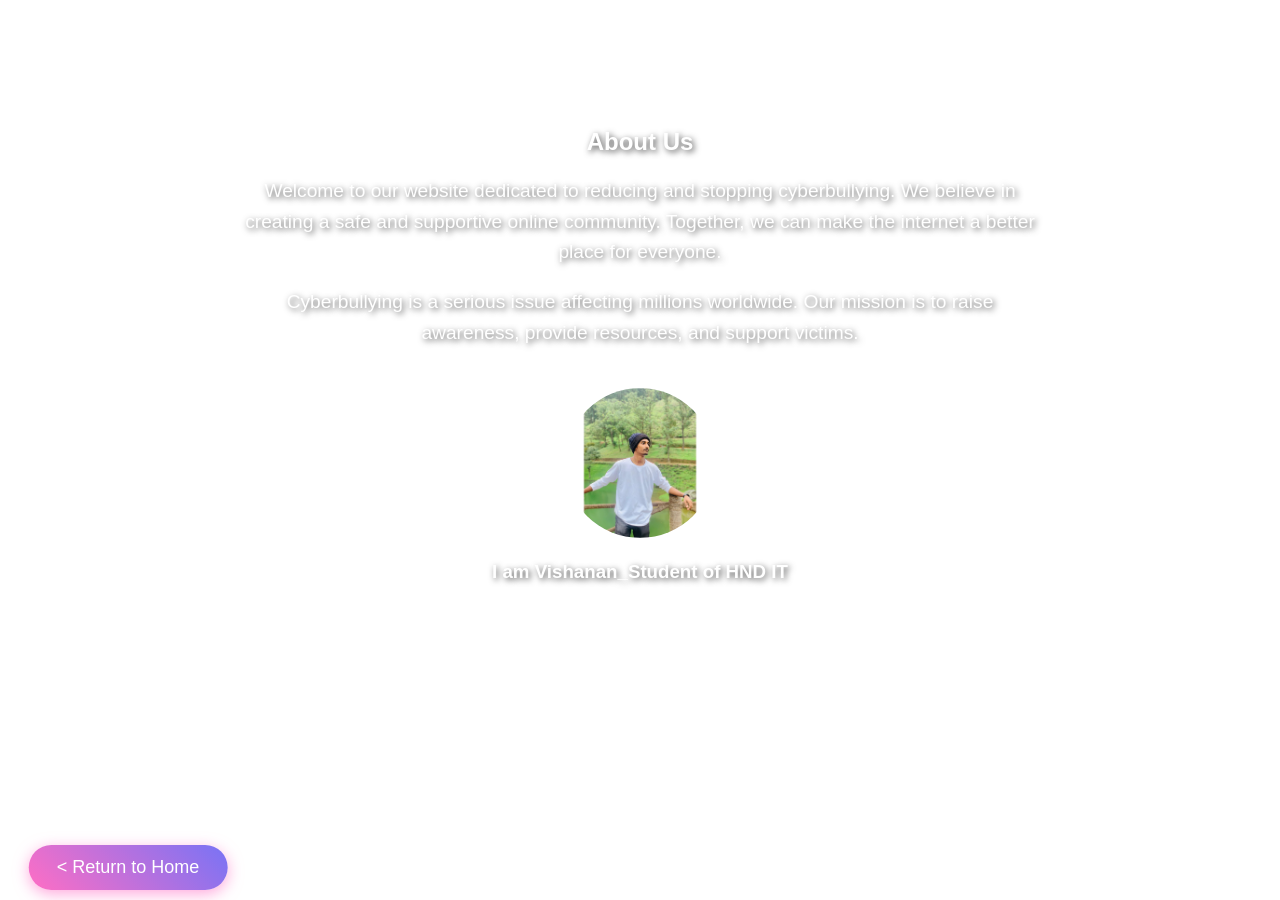
<file: AboutUs.html>
<!DOCTYPE html>
<html lang="en">
<head>
  <meta charset="UTF-8" />
  <meta name="viewport" content="width=device-width, initial-scale=1" />
  <title>About Us - Stop Cyberbullying</title>
  <style>
    /* Make the video fill the entire screen and stay behind the content */
    #bg-video {
      position: fixed;
      right: 0;
      bottom: 0;
      min-width: 100%;
      min-height: 100%;
      z-index: -1;
      object-fit: cover;
    }

    /* Content container */
    .content {
      position: relative;
      z-index: 1;
      color: white;
      text-align: center;
      padding: 100px 20px;
      font-family: Arial, sans-serif;
      text-shadow: 2px 2px 6px rgba(0,0,0,0.7);
      max-width: 800px;
      margin: auto;
    }

    /* Heading style */
    h1 {
      font-size: 3em;
      margin-bottom: 20px;
    }

    /* Paragraph style */
    p {
      font-size: 1.2em;
      line-height: 1.6em;
    }

    /* Optional: Responsive text size */
@media (max-width: 600px) {
      h1 {
        font-size: 2em;
      }
      p {
        font-size: 1em;
      }
    }
  </style>
</head>
<body>
     <button onclick="window.location.href='index.html';" 
  style="
    position: fixed;
    bottom: 10px;  /* Change this value to move button up/down */
    left: 10%;
    transform: translateX(-50%);
    background: linear-gradient(45deg, #ff6ec4, #7873f5);
    color: white;
    border: none;
    padding: 12px 28px;
    border-radius: 30px;
    font-size: 18px;
    cursor: pointer;
    box-shadow: 0 4px 15px rgba(255,110,196,0.6);
    transition: background 0.3s ease;
  "
  onmouseover="this.style.background='linear-gradient(45deg, #7873f5, #ff6ec4)'"
  onmouseout="this.style.background='linear-gradient(45deg, #ff6ec4, #7873f5)'"
>
  &lt; Return to Home
</button>


  <!-- Background Video -->
  <video autoplay muted loop id="bg-video">
    <source src="Video3.mp4" type="video/mp4" />
    Your browser does not support the video tag.
  </video>

  <!-- Content -->
  <div class="content">
    <h2><b>About Us</b></h2>
    <p>Welcome to our website dedicated to reducing and stopping cyberbullying. We believe in creating a safe and supportive online community. Together, we can make the internet a better place for everyone.</p>
    <p>Cyberbullying is a serious issue affecting millions worldwide. Our mission is to raise awareness, provide resources, and support victims.</p>
    <!-- You can add your picture here -->
    <img src="Vishanan.jpg" alt="Vishanan" style="width:150px; border-radius: 50%; margin-top: 20px;">
	<h3> <b> I am Vishanan_Student of HND IT</b><h3>
  </div>

</body>
</html>
</file>
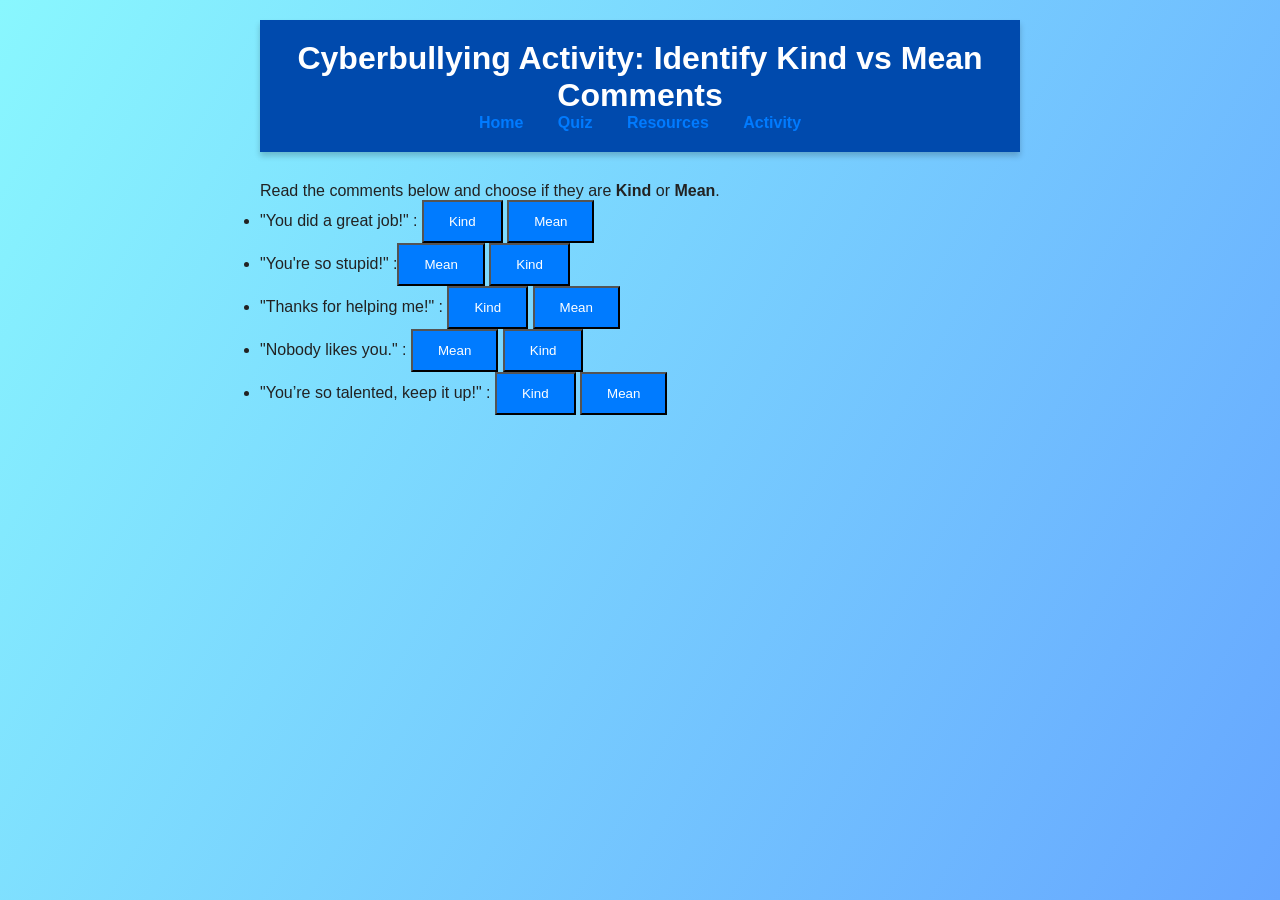
<file: activity.html>
<!DOCTYPE html>
<html lang="en">
<head>
<link rel="stylesheet" href="style.css" />
<script src="script.js"></script>


<meta charset="UTF-8" />
<meta name="viewport" content="width=device-width, initial-scale=1" />
<title>Stop Cyberbullying - Activity</title>
<style>
  body { font-family: Arial, sans-serif; max-width: 800px; margin: auto; padding: 20px; }
  nav a { margin: 0 15px; text-decoration: none; color: #007bff; }
  nav a:hover { text-decoration: underline; }
  header { text-align: center; margin-bottom: 30px; }
  #answer { margin-top: 15px; font-weight: bold; }
</style>
</head>
<body>

<header>
  <h1>Cyberbullying Activity: Identify Kind vs Mean Comments</h1>
  <nav>
    <a href="index.html">Home</a>
    <a href="quiz.html">Quiz</a>
    <a href="resources.html">Resources</a>
    <a href="activity.html">Activity</a>
  </nav>
</header>

<p>Read the comments below and choose if they are <strong>Kind</strong> or <strong>Mean</strong>.</p>

<ul>
  <li>"You did a great job!" : <button onclick="checkAnswer('kind', this)">Kind</button> <button onclick="checkAnswer('mean', this)">Mean</button></li>
  <li>"You're so stupid!"  :<button onclick="checkAnswer('mean', this)">Mean</button> <button onclick="checkAnswer('kind', this)">Kind</button></li>
  <li>"Thanks for helping me!" : <button onclick="checkAnswer('kind', this)">Kind</button> <button onclick="checkAnswer('mean', this)">Mean</button></li>
  <li>"Nobody likes you." : <button onclick="checkAnswer('mean', this)">Mean</button> <button onclick="checkAnswer('kind', this)">Kind</button></li>
  <li>"You’re so talented, keep it up!" :  <button onclick="checkAnswer('kind', this)">Kind</button> <button onclick="checkAnswer('mean', this)">Mean</button>
</li>
</ul>

<p id="answer"></p>

<script>
function checkAnswer(type, btn) {
  const correctAnswers = {
    0: 'kind',
    1: 'mean',
    2: 'kind',
    3: 'mean',
	4: 'kind'
  };
  const li = btn.parentElement;
  const index = Array.from(li.parentElement.children).indexOf(li);
  const answerDisplay = document.getElementById('answer');
  
  if (type === correctAnswers[index]) {
    answerDisplay.textContent = 'Correct! That is a ' + type + ' comment.';
  } else {
    answerDisplay.textContent = 'Oops! That is not correct. Try again.';
  }
}
</script>

</body>
</html>
</file>
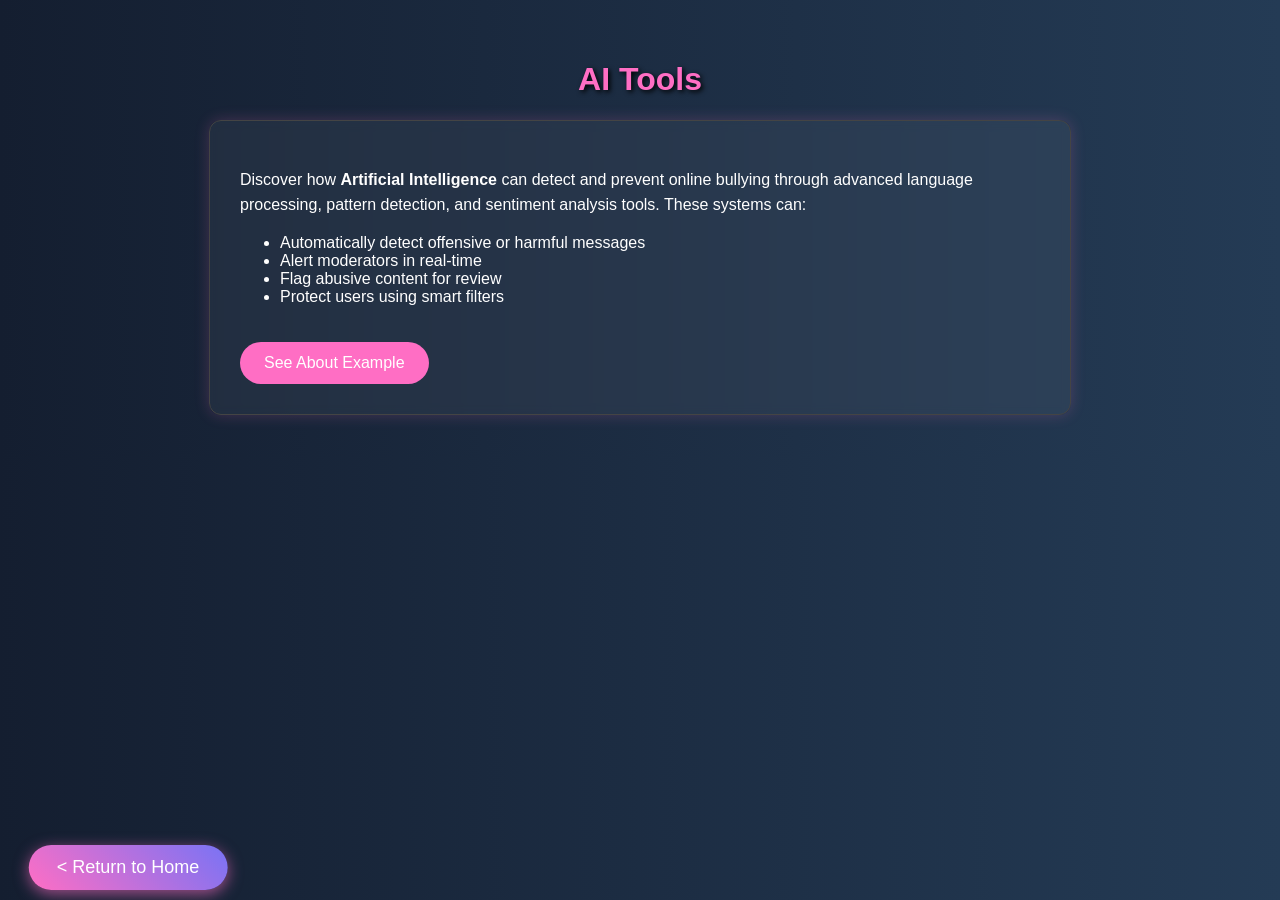
<file: Aitools.html>
<!DOCTYPE html>
<html lang="en">
<head>
  <meta charset="UTF-8" />
  <meta name="viewport" content="width=device-width, initial-scale=1.0" />
  <title>AI Tools - Stop Cyberbullying</title>
  <style>
    body {
      margin: 0;
      font-family: 'Segoe UI', sans-serif;
      background: linear-gradient(to right, #141e30, #243b55);
      color: #ffffff;
      display: flex;
      flex-direction: column;
      align-items: center;
      padding: 40px 20px;
    }

    h1 {
      color: #ff6ec4;
      text-shadow: 2px 2px 5px #000;
    }

    .container {
      max-width: 800px;
      background: rgba(255, 255, 255, 0.05);
      border: 1px solid #444;
      padding: 30px;
      border-radius: 12px;
      box-shadow: 0 0 15px rgba(255, 110, 196, 0.2);
      backdrop-filter: blur(5px);
    }

    .btn {
      background: #ff6ec4;
      border: none;
      padding: 12px 24px;
      border-radius: 25px;
      color: white;
      font-size: 16px;
      cursor: pointer;
      margin-top: 20px;
      transition: background 0.3s ease;
    }

    .btn:hover {
      background: #7873f5;
    }

    p {
	line-height: 1.6;
    }
  </style>
</head>
<body>
  <h1>AI Tools</h1>
  <div class="container">
    <p>Discover how <strong>Artificial Intelligence</strong> can detect and prevent online bullying through advanced language processing, pattern detection, and sentiment analysis tools. These systems can:</p>
    <ul>
      <li>Automatically detect offensive or harmful messages</li>
      <li>Alert moderators in real-time</li>
      <li>Flag abusive content for review</li>
      <li>Protect users using smart filters</li>
    </ul>
    <button class="btn" onclick="seeAbout()">See About Example</button>
  </div>

  <script>
    function seeAbout() {
      alert("Redirecting to About Page...");
      window.location.href = "http://localhost/fake-link-checker/index.html"; // replace with your actual page
    }
	 
  </script>
      <button onclick="window.location.href='index.html';" 
  style="
    position: fixed;
    bottom: 10px;  /* Change this value to move button up/down */
    left: 10%;
    transform: translateX(-50%);
    background: linear-gradient(45deg, #ff6ec4, #7873f5);
    color: white;
    border: none;
    padding: 12px 28px;
    border-radius: 30px;
    font-size: 18px;
    cursor: pointer;
    box-shadow: 0 4px 15px rgba(255,110,196,0.6);
    transition: background 0.3s ease;
  "
  onmouseover="this.style.background='linear-gradient(45deg, #7873f5, #ff6ec4)'"
  onmouseout="this.style.background='linear-gradient(45deg, #ff6ec4, #7873f5)'"
>
  &lt; Return to Home
</button>
</body>
</html>
</file>
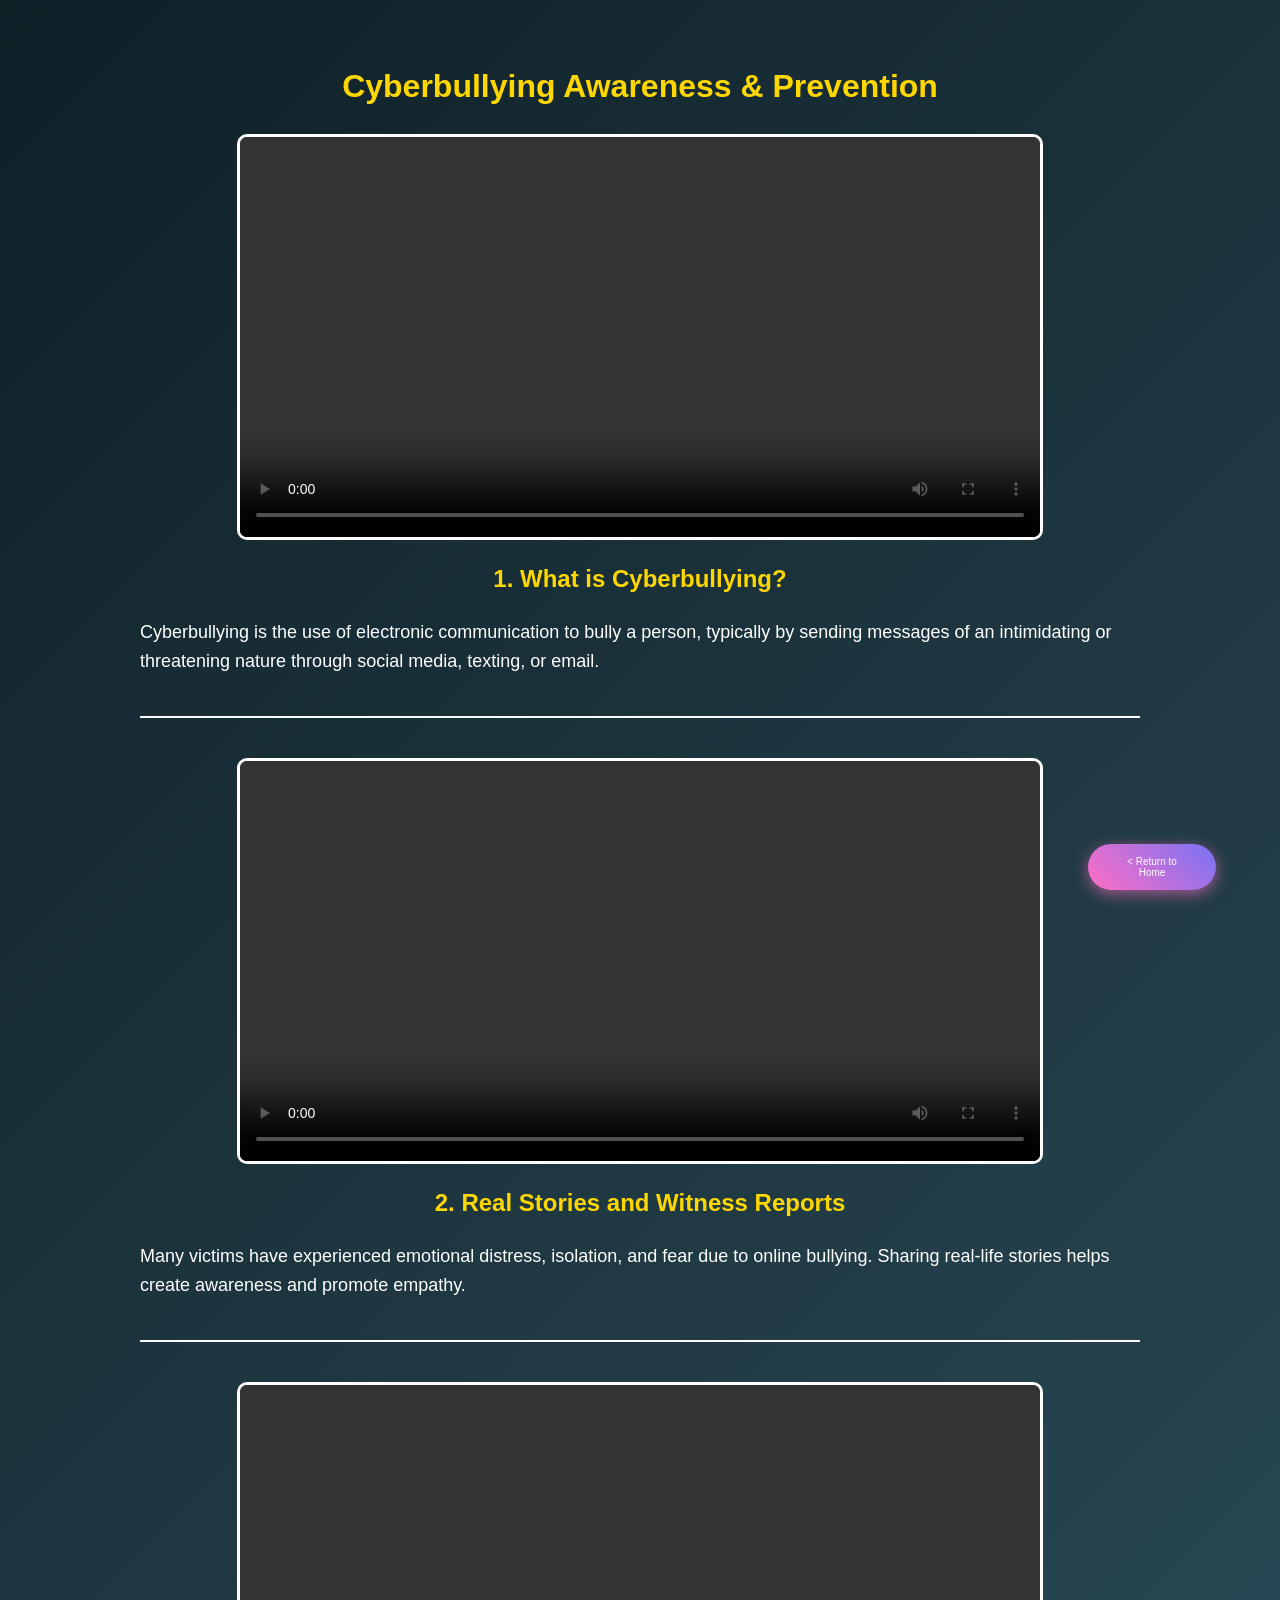
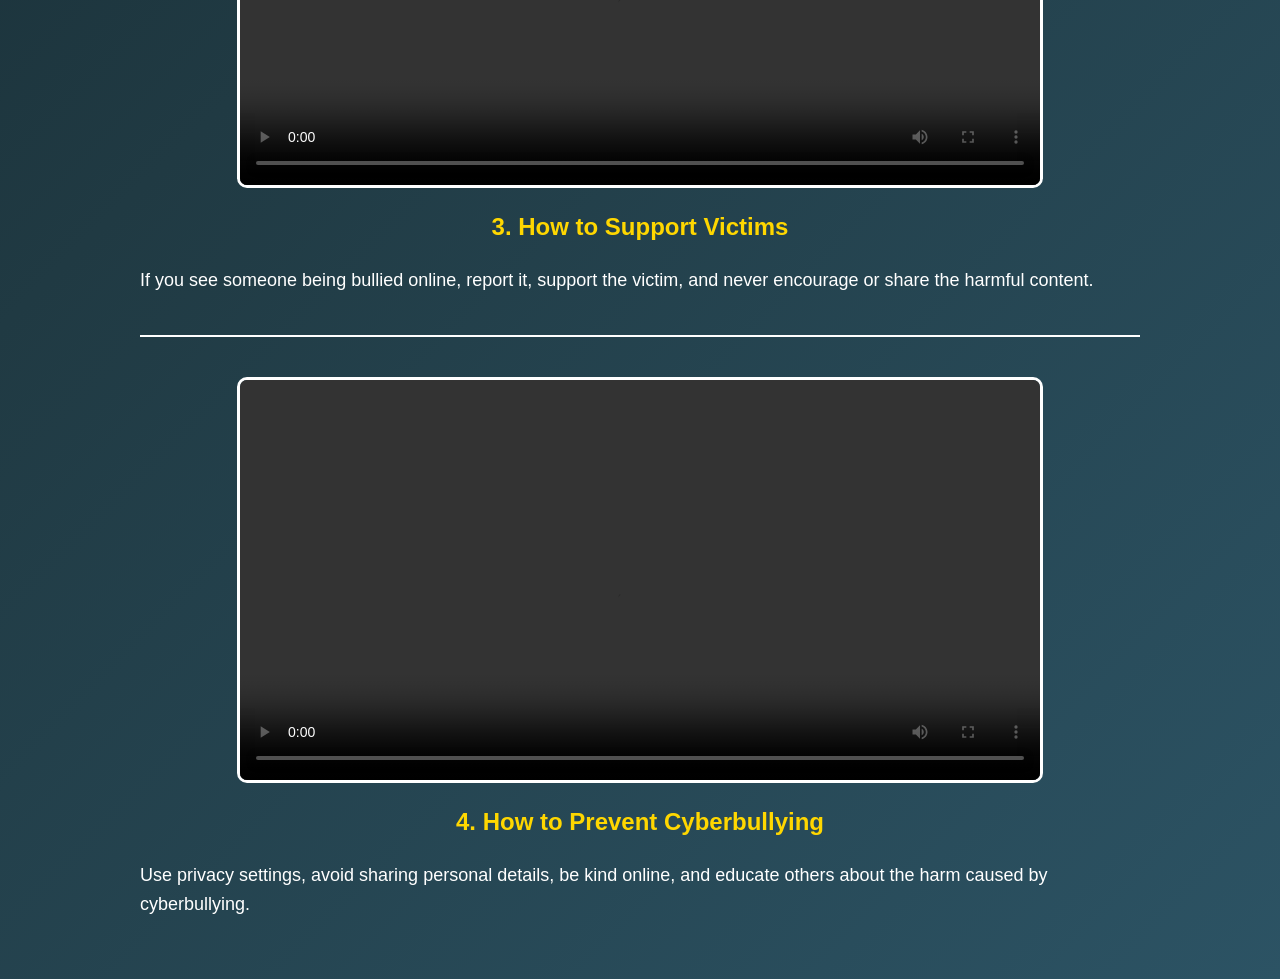
<file: awareness.html>
<!DOCTYPE html>
<html lang="en">
<head>
  <meta charset="UTF-8">
  <title>Cyberbullying Awareness</title>
  <style>
    body {
      margin: 0;
      padding: 0;
      font-family: 'Segoe UI', sans-serif;
      background: linear-gradient(135deg, #0f2027, #203a43, #2c5364);
      color: #fff;
      line-height: 1.6;
    }

    .container {
      padding: 40px;
      max-width: 1000px;
      margin: auto;
    }

    h1, h2 {
      text-align: center;
      color: #ffd700;
    }

    p {
      font-size: 18px;
      margin-bottom: 20px;
    }

    video {
      width: 100%;
      max-width: 800px;
      display: block;
      margin: 20px auto;
      border: 3px solid #fff;
      border-radius: 10px;
    }

    hr {
      border: 1px solid #fff;
      margin: 40px 0;
    }
  </style>
</head>
<body>
  <div class="container">
    <h1>Cyberbullying Awareness & Prevention</h1>

    <!-- Section 1 -->
    <video controls>
      <source src="CVideo1.mp4" type="video/mp4">
      Your browser does not support the video tag.
    </video>
	<h2>1. What is Cyberbullying?</h2>
    <p>Cyberbullying is the use of electronic communication to bully a person, typically by sending messages of an intimidating or threatening nature through social media, texting, or email.</p>

    <hr>

    <!-- Section 2 -->
    <video controls>
      <source src="CVideo2.mp4" type="video/mp4">
      Your browser does not support the video tag.
    </video>
    <h2>2. Real Stories and Witness Reports</h2>
    <p>Many victims have experienced emotional distress, isolation, and fear due to online bullying. Sharing real-life stories helps create awareness and promote empathy.</p>

    <hr>

    <!-- Section 3 -->
    <video controls>
      <source src="CVideo3.mp4" type="video/mp4">
      Your browser does not support the video tag.
    </video>
    <h2>3. How to Support Victims</h2>
    <p>If you see someone being bullied online, report it, support the victim, and never encourage or share the harmful content.</p>

    <hr>

    <!-- Section 4 -->
    <video controls>
      <source src="CVideo4.mp4" type="video/mp4">
      Your browser does not support the video tag.
    </video>
    <h2>4. How to Prevent Cyberbullying</h2>
	<p>Use privacy settings, avoid sharing personal details, be kind online, and educate others about the harm caused by cyberbullying.</p>
  </div>
           <button onclick="window.location.href='index.html';" 
  style="
    position: fixed;
    bottom: 10px;  /* Change this value to move button up/down */
    left: 90%;
    transform: translateX(-50%);
    background: linear-gradient(45deg, #ff6ec4, #7873f5);
    color: white;
    border: none;
    padding: 12px 28px;
    border-radius: 30px;
    font-size: 10px;
    cursor: pointer;
    box-shadow: 0 4px 15px rgba(255,110,196,0.6);
    transition: background 0.3s ease;
  "
  onmouseover="this.style.background='linear-gradient(45deg, #7873f5, #ff6ec4)'"
  onmouseout="this.style.background='linear-gradient(45deg, #ff6ec4, #7873f5)'"
>
  &lt; Return to Home
</button>
	  
	  
</body>
</html>
</file>
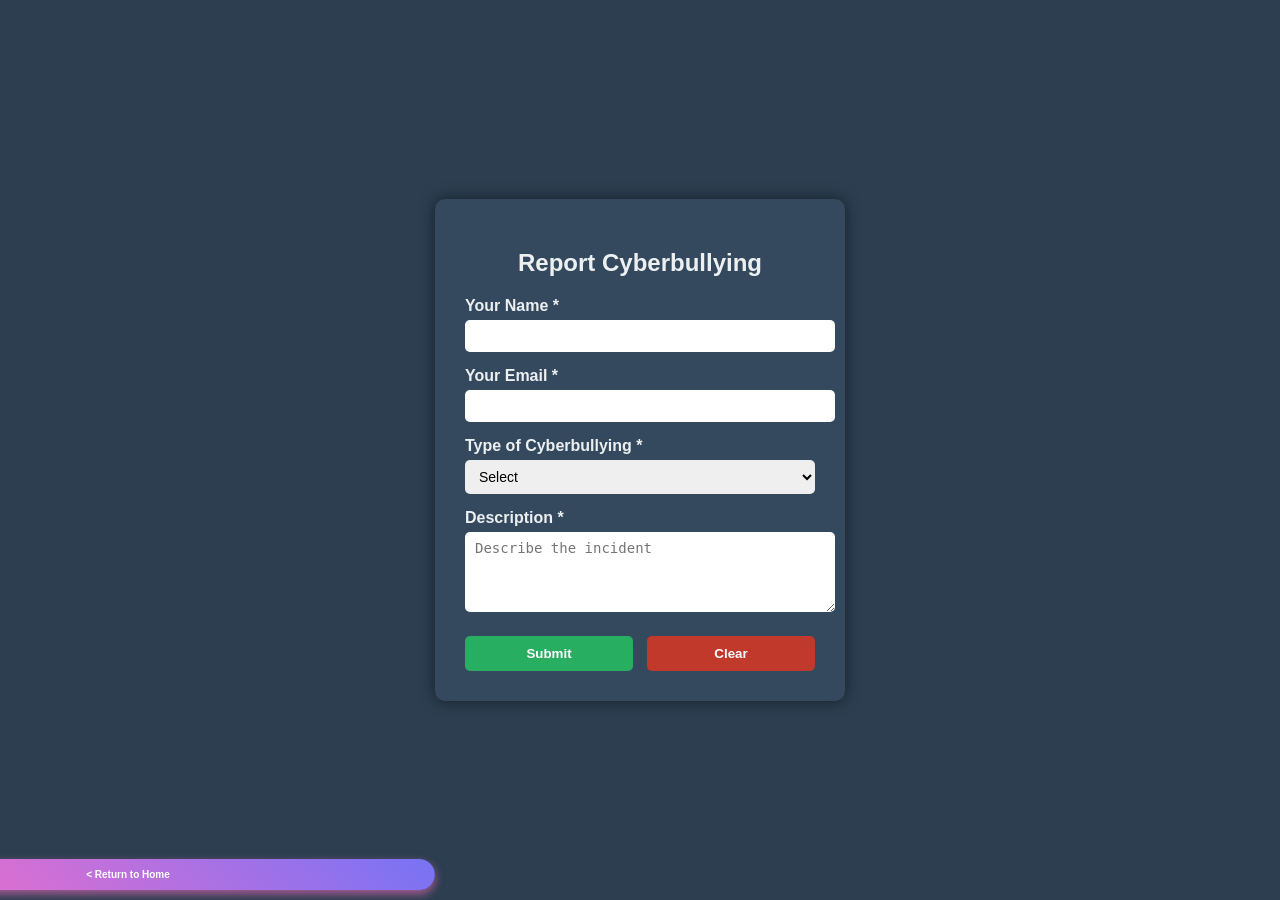
<file: Forms & Tools.html>
<!DOCTYPE html>
<html lang="en">

<style>
  
</style>


<head>
<style>
  .home-btn {
    position: fixed;
    bottom: 20px;
    left: 50%;
    transform: translateX(-50%);
    padding: 4px 8px;
    font-size: 12px;
    background-color: red;
    color: white;
    border: none;
    border-radius: 4px;
    cursor: pointer;
    width: 100px;
    height: 30px;
	
  }
</style>
<meta charset="UTF-8" />
<meta name="viewport" content="width=device-width, initial-scale=1" />
<title>Cyberbullying Awareness Form</title>
<style>
  body {
    font-family: Arial, sans-serif;
    background: #2c3e50;
    color: #ecf0f1;
    display: flex;
    justify-content: center;
    align-items: center;
    min-height: 100vh;
    margin: 0;
  }
  .form-container {
    background: #34495e;
    padding: 30px;
    border-radius: 10px;
    width: 350px;
    box-shadow: 0 0 15px rgba(0,0,0,0.5);
  }
  h2 {
    text-align: center;
    margin-bottom: 20px;
  }
  label {
    display: block;
    margin-top: 15px;
    font-weight: bold;
  }
  input, textarea, select {
    width: 100%;
    padding: 8px 10px;
    margin-top: 5px;
    border-radius: 5px;
    border: none;
    font-size: 14px;
  }
  textarea {
    resize: vertical;
	}
  button {
    margin-top: 20px;
    width: 48%;
    padding: 10px;
    border: none;
    border-radius: 5px;
    font-weight: bold;
    cursor: pointer;
  }
  .btn-save {
    background-color: #27ae60;
    color: white;
  }
  .btn-clear {
    background-color: #c0392b;
    color: white;
    float: right;
  }
</style>
</head>
<body>
   <button onclick="window.location.href='index.html';" 
  style="
    position: fixed;
    bottom: 10px;  /* Change this value to move button up/down */
    left: 10%;
    transform: translateX(-50%);
    background: linear-gradient(45deg, #ff6ec4, #7873f5);
    color: white;
    border: none;
    padding: 10px 10px;
    border-radius: 30px;
    font-size: 10px;
    cursor: pointer;
    box-shadow: 0 4px 10px rgba(255,110,196,0.6);
    transition: background 0.3s ease;
  "
  onmouseover="this.style.background='linear-gradient(45deg, #7873f5, #ff6ec4)'"
  onmouseout="this.style.background='linear-gradient(45deg, #ff6ec4, #7873f5)'">

  &lt; Return to Home
</button>
</body>
         

<div class="form-container">
  <h2>Report Cyberbullying</h2>
  <form id="cyberForm">
    <label for="name">Your Name *</label>
    <input type="text" id="name" name="name" required />

    <label for="email">Your Email *</label>
    <input type="email" id="email" name="email" required />

    <label for="type">Type of Cyberbullying *</label>
    <select id="type" name="type" required>
      <option value="">Select</option>
      <option value="Harassment">Harassment</option>
      <option value="Impersonation">Impersonation</option>
      <option value="Exclusion">Exclusion</option>
      <option value="Cyberstalking">Cyberstalking</option>
      <option value="Others">Others</option>
    </select>

    <label for="description">Description *</label>
    <textarea id="description" name="description" rows="4" placeholder="Describe the incident" required></textarea>

    <button type="submit" class="btn-save">Submit</button>
	<button type="button" class="btn-clear" onclick="clearForm()">Clear</button>
  </form>
  
    
  <script>
    function seeAbout() {
      alert("Redirecting to About Page...");
      window.location.href = "http://localhost/myproject/Forms&Tools"; // replace with your actual page
    }
	 
  </script>
</div>

<script>
   

function showAlert() {
  alert("Your form has been submitted successfully!");
}
<script src="https://cdn.jsdelivr.net/npm/emailjs-com@3/dist/email.min.js"></script>
<script>
  (function(){
    emailjs.init("YOUR_USER_ID"); // Replace YOUR_USER_ID with your EmailJS user ID
  })();

  const form = document.getElementById('cyberForm');

  form.addEventListener('submit', function(event) {
    event.preventDefault();

    emailjs.sendForm('YOUR_SERVICE_ID', 'YOUR_TEMPLATE_ID', this)
      .then(() => {
        alert('Report sent successfully!');
        form.reset();
      }, (error) => {
        alert('Failed to send report. Please try again later.');
        console.error(error);
      });
  });

  function clearForm() {
    if(confirm('Are you sure you want to clear the form?')) {
      form.reset();
      alert('Form cleared.');
    }
  }
</script>


</body>
</html>
</file>
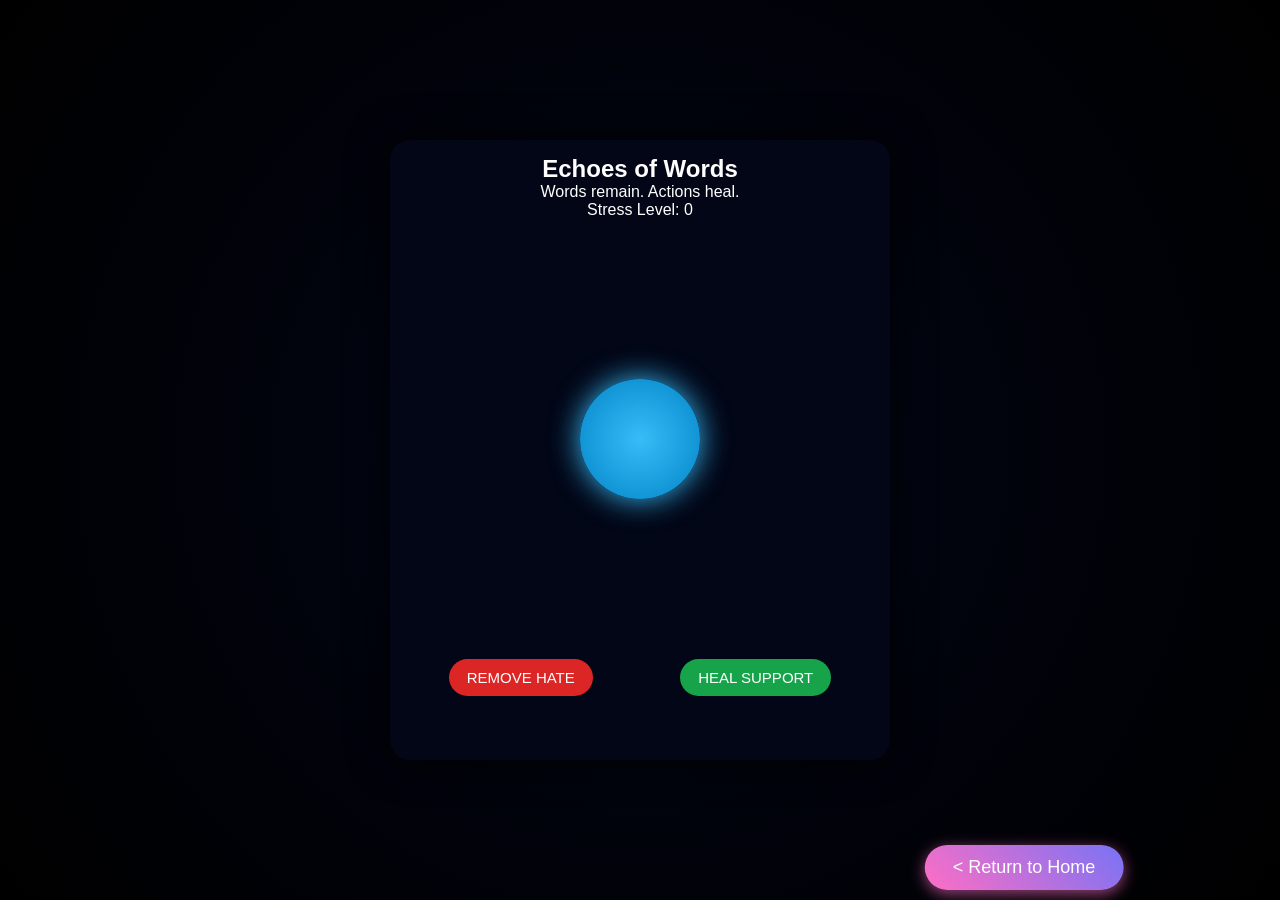
<file: G2index.html>
<!DOCTYPE html>
<html lang="en">
<head>
  <meta charset="UTF-8">
  <title>Echoes of Words</title>
  <link rel="stylesheet" href="G2style.css">
</head>
<body>

<div class="game">
  <div class="header">
    <h2>Echoes of Words</h2>
    <p>Words remain. Actions heal.</p>
    <p>Stress Level: <span id="stress">0</span></p>
  </div>

  <div class="mind-area">
    <div class="mind" id="mind"></div>
  </div>

  <div class="controls">
    <button class="remove" onclick="removeWord()">REMOVE HATE</button>
    <button class="heal" onclick="healMind()">HEAL SUPPORT</button>
  </div>

  <div class="gameover" id="gameOver">
    <h1>Mind Overloaded</h1>
    <p>Unchecked words caused harm.</p>
    <p>💙 Speak up. Support early.</p>
    <button onclick="restart()">Try Again</button>
  </div>
</div>

<script src="G2script.js"></script>
</body>
</html>
        <button onclick="window.location.href='index.html';" 
  style="
    position: fixed;
    bottom: 10px;  /* Change this value to move button up/down */
    left: 80%;
    transform: translateX(-50%);
    background: linear-gradient(45deg, #ff6ec4, #7873f5);
    color: white;
    border: none;
    padding: 12px 28px;
    border-radius: 30px;
    font-size: 18px;
    cursor: pointer;
    box-shadow: 0 4px 15px rgba(255,110,196,0.6);
    transition: background 0.3s ease;
  "
  onmouseover="this.style.background='linear-gradient(45deg, #7873f5, #ff6ec4)'"
  onmouseout="this.style.background='linear-gradient(45deg, #ff6ec4, #7873f5)'"
>
  &lt; Return to Home
</button>
</file>
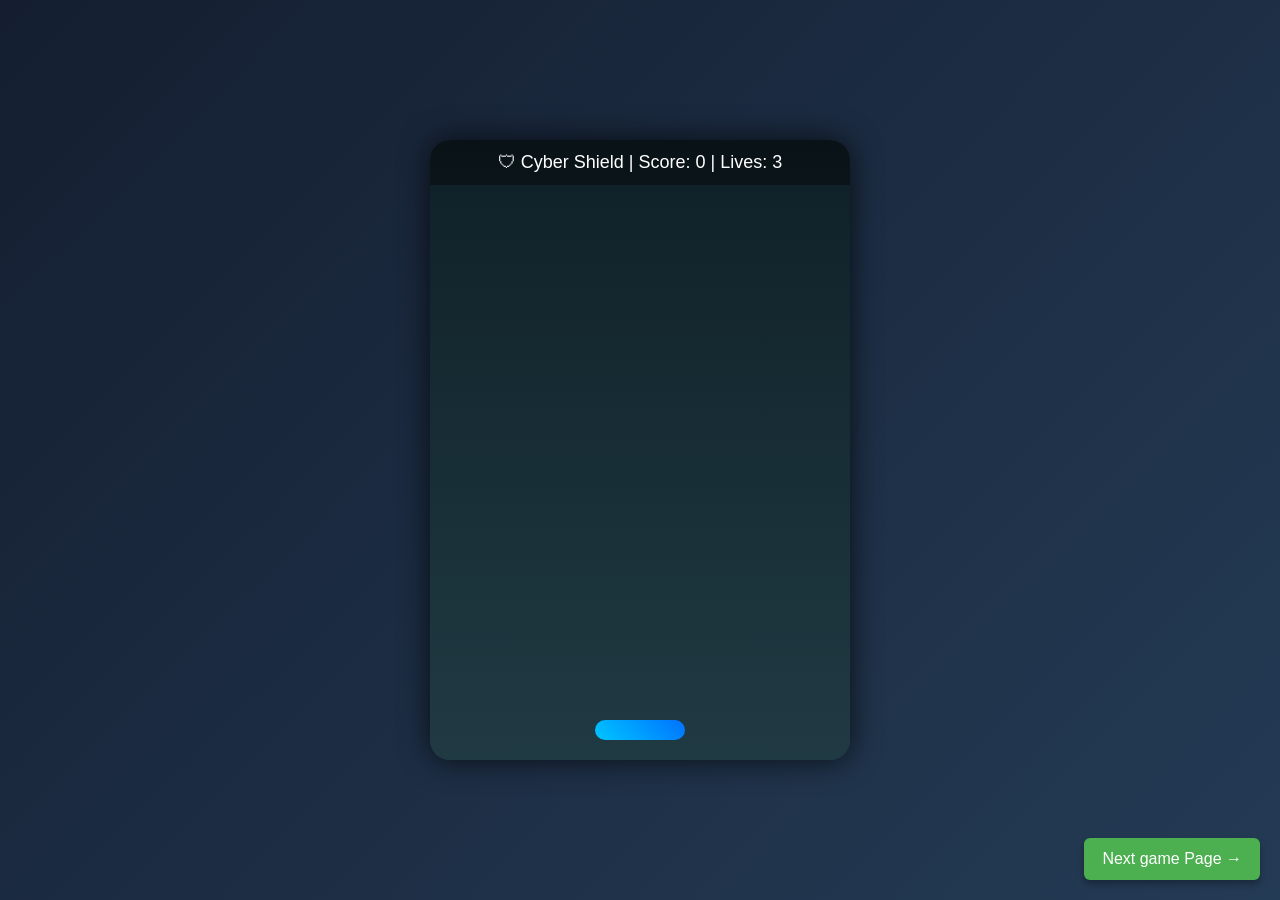
<file: Gindex.html>
<!DOCTYPE html>
<html lang="en">
<head>
  <meta charset="UTF-8">
  <title>Cyber Shield – Stop Cyberbullying</title>
  <link rel="stylesheet" href="Gstyle.css">
</head>
<body>

<div class="game" id="game">
  <div class="header">
    🛡 Cyber Shield | Score: <span id="score">0</span> | Lives: <span id="lives">3</span>
  </div>

  <div class="player" id="player"></div>

  <div class="gameover" id="gameOver">
    <h1>Game Over</h1>
    <p>Your Score: <span id="finalScore"></span></p>
    <p>💙 Be kind. Report cyberbullying.</p>
    <button onclick="restart()">Play Again</button>
  </div>
</div>

<script src="Gscript.js"></script>
</body>

</html>
 <body>
 <html>
       <button onclick="window.location.href='G2index.html'" 
  style="
    position: fixed;
    bottom: 20px;
    right: 20px;
    padding: 12px 18px;
    background-color: #4CAF50;
    color: white;
    border: none;
    border-radius: 6px;
    cursor: pointer;
    font-size: 16px;
    box-shadow: 0 4px 6px rgba(0,0,0,0.3);
  ">
  Next game Page →
</button>
</html>
</body>
</file>
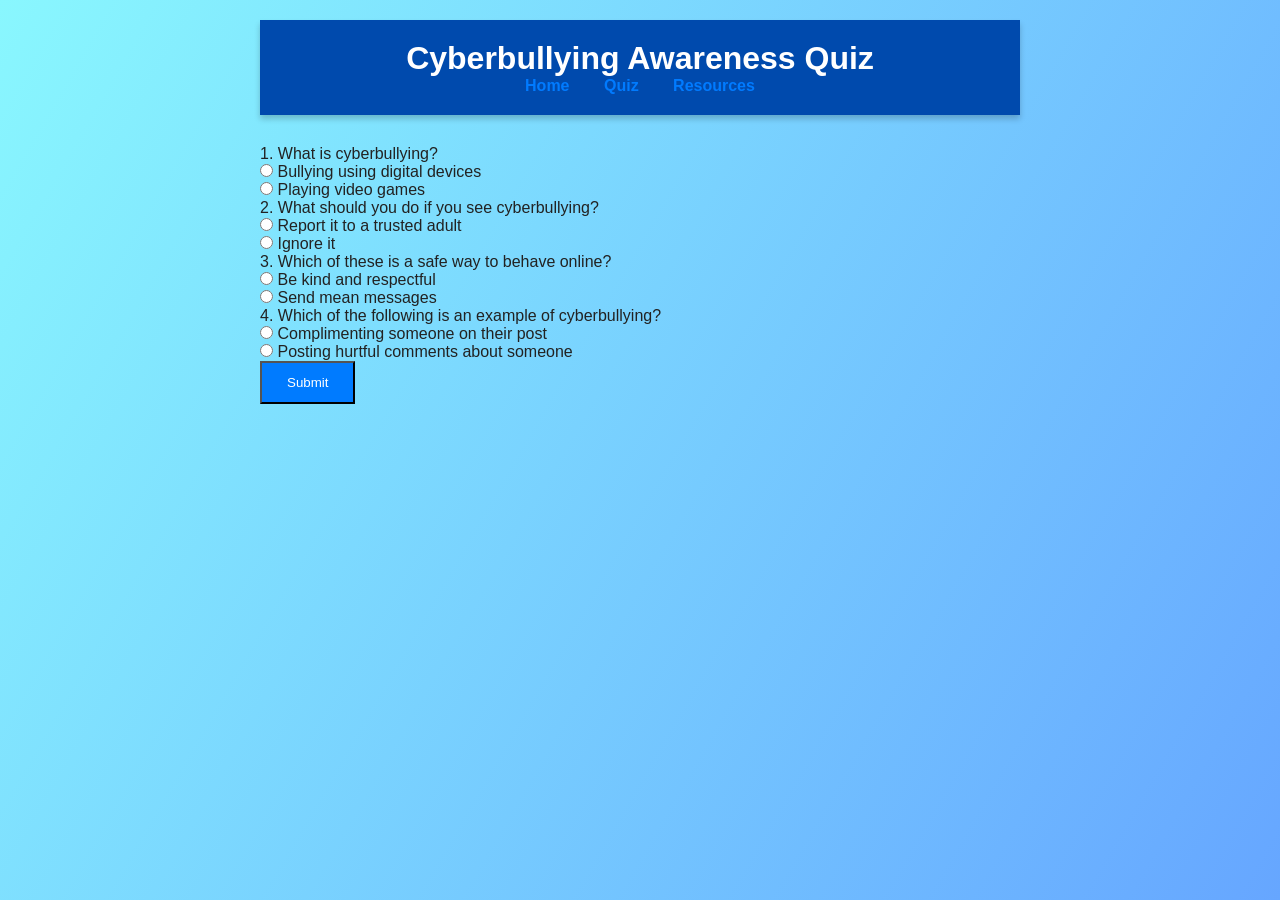
<file: quiz.html>
<!DOCTYPE html>
<html lang="en">
<head>
<link rel="stylesheet" href="style.css" />

<script src="script.js"></script>


<meta charset="UTF-8" />
<meta name="viewport" content="width=device-width, initial-scale=1" />
<title>Stop Cyberbullying - Quiz</title>
<style>
  body { font-family: Arial, sans-serif; max-width: 800px; margin: auto; padding: 20px; }
  nav a { margin: 0 15px; text-decoration: none; color: #007bff; }
  nav a:hover { text-decoration: underline; }
  header { text-align: center; margin-bottom: 30px; }
  button { margin-top: 10px; }
  #result { margin-top: 20px; font-weight: bold; }
</style>
</head>
<body>

<header>
  <h1>Cyberbullying Awareness Quiz</h1>
  <nav>
    <a href="index.html">Home</a>
    <a href="quiz.html">Quiz</a>
    <a href="resources.html">Resources</a>
  </nav>
</header>

<form id="quizForm">
  <p>1. What is cyberbullying?</p>
  <input type="radio" name="q1" value="correct" id="q1a1" /> 
  <label for="q1a1">Bullying using digital devices</label><br />
  <input type="radio" name="q1" value="wrong" id="q1a2" />
  <label for="q1a2">Playing video games</label><br />

  <p>2. What should you do if you see cyberbullying?</p>
  <input type="radio" name="q2" value="correct" id="q2a1" />
  <label for="q2a1">Report it to a trusted adult</label><br />
  <input type="radio" name="q2" value="wrong" id="q2a2" />
  <label for="q2a2">Ignore it</label><br />

  <p>3. Which of these is a safe way to behave online?</p>
  <input type="radio" name="q3" value="correct" id="q3a1" />
  <label for="q3a1">Be kind and respectful</label><br />
  <input type="radio" name="q3" value="wrong" id="q3a2" />
  <label for="q3a2">Send mean messages</label><br />
  
  <p>4. Which of the following is an example of cyberbullying?</p>
  <input type="radio" name="q4" value="wrong" id="q4a1" />
  <label for="q4a1">Complimenting someone on their post</label><br />
  <input type="radio" name="q4" value="correct" id="q4a2" />
  <label for="q4a2">Posting hurtful comments about someone</label><br />
 


  <button type="button" onclick="checkAnswers()">Submit</button>
</form>

<div id="result"></div>

<script>
function checkAnswers() {
  let total = 4;
  let score = 0;
  const form = document.forms['quizForm'];

  for(let i=1; i<=total; i++) {
    let options = form['q'+i];
    for(let opt of options) {
	if(opt.checked && opt.value === 'correct') score++;
    }
  }

  document.getElementById('result').textContent = 'Your Score: ' + score + ' / ' + total;
}
</script>

</body>
</html>
</file>
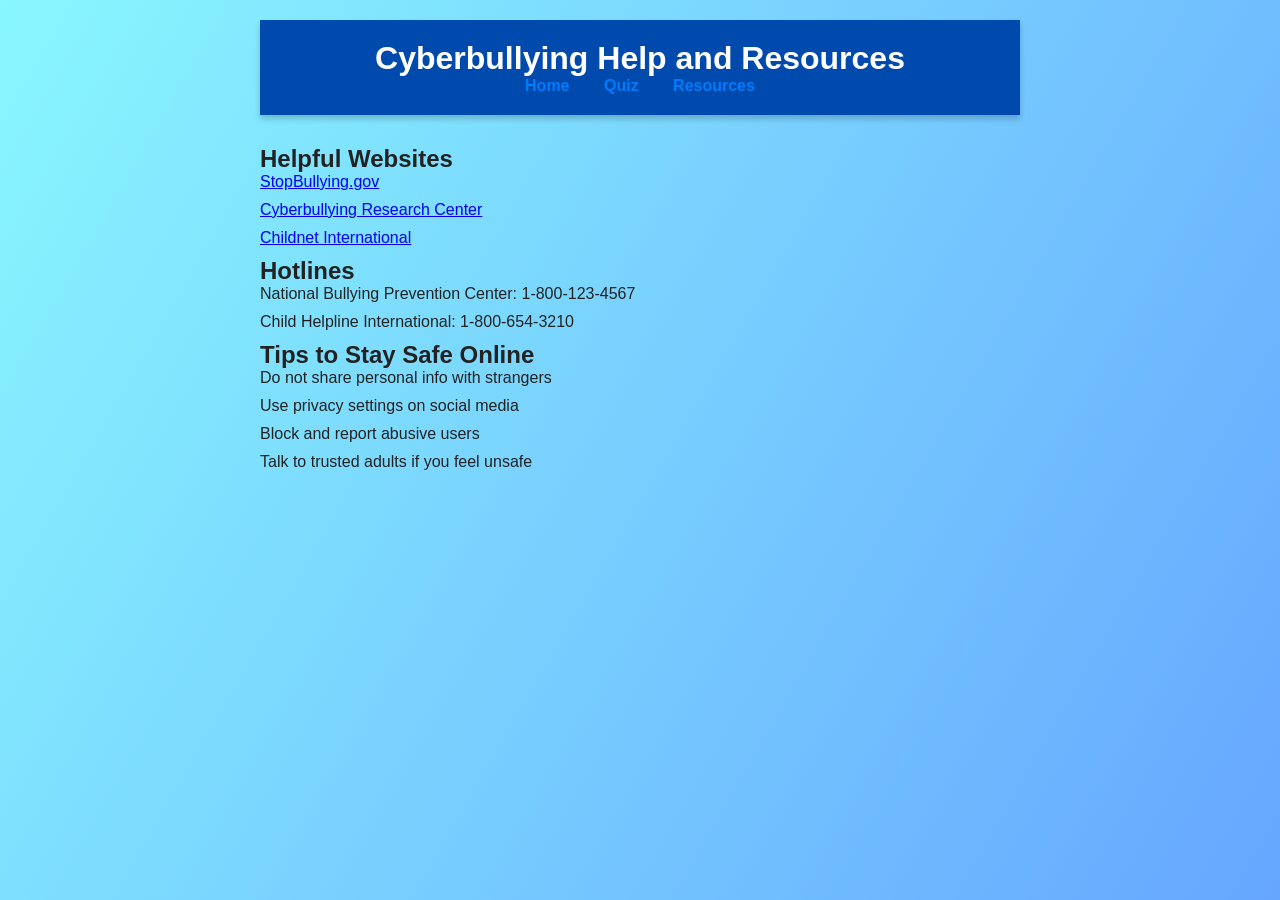
<file: resources.html>
<!DOCTYPE html>
<html lang="en">
<head>
<link rel="stylesheet" href="style.css" />
<script src="script.js"></script>


<meta charset="UTF-8" />
<meta name="viewport" content="width=device-width, initial-scale=1" />
<title>Stop Cyberbullying - Resources</title>
<style>
  body { font-family: Arial, sans-serif; max-width: 800px; margin: auto; padding: 20px; }
  nav a { margin: 0 15px; text-decoration: none; color: #007bff; }
  nav a:hover { text-decoration: underline; }
  header { text-align: center; margin-bottom: 30px; }
  ul { list-style: none; padding-left: 0; }
  li { margin-bottom: 10px; }
</style>
</head>
<body>

<header>
  <h1>Cyberbullying Help and Resources</h1>
  <nav>
    <a href="index.html">Home</a>
    <a href="quiz.html">Quiz</a>
    <a href="resources.html">Resources</a>
  </nav>
</header>

<section>
  <h2>Helpful Websites</h2>
  <ul>
    <li><a href="https://www.stopbullying.gov" target="_blank">StopBullying.gov</a></li>
    <li><a href="https://www.cyberbullying.org" target="_blank">Cyberbullying Research Center</a></li>
	<li><a href="https://www.childnet.com" target="_blank">Childnet International</a></li>
  </ul>
</section>

<section>
  <h2>Hotlines</h2>
  <ul>
    <li>National Bullying Prevention Center: 1-800-123-4567</li>
    <li>Child Helpline International: 1-800-654-3210</li>
  </ul>
</section>

<section>
  <h2>Tips to Stay Safe Online</h2>
  <ul>
    <li>Do not share personal info with strangers</li>
    <li>Use privacy settings on social media</li>
    <li>Block and report abusive users</li>
    <li>Talk to trusted adults if you feel unsafe</li>
  </ul>
</section>

</body>
</html>
</file>
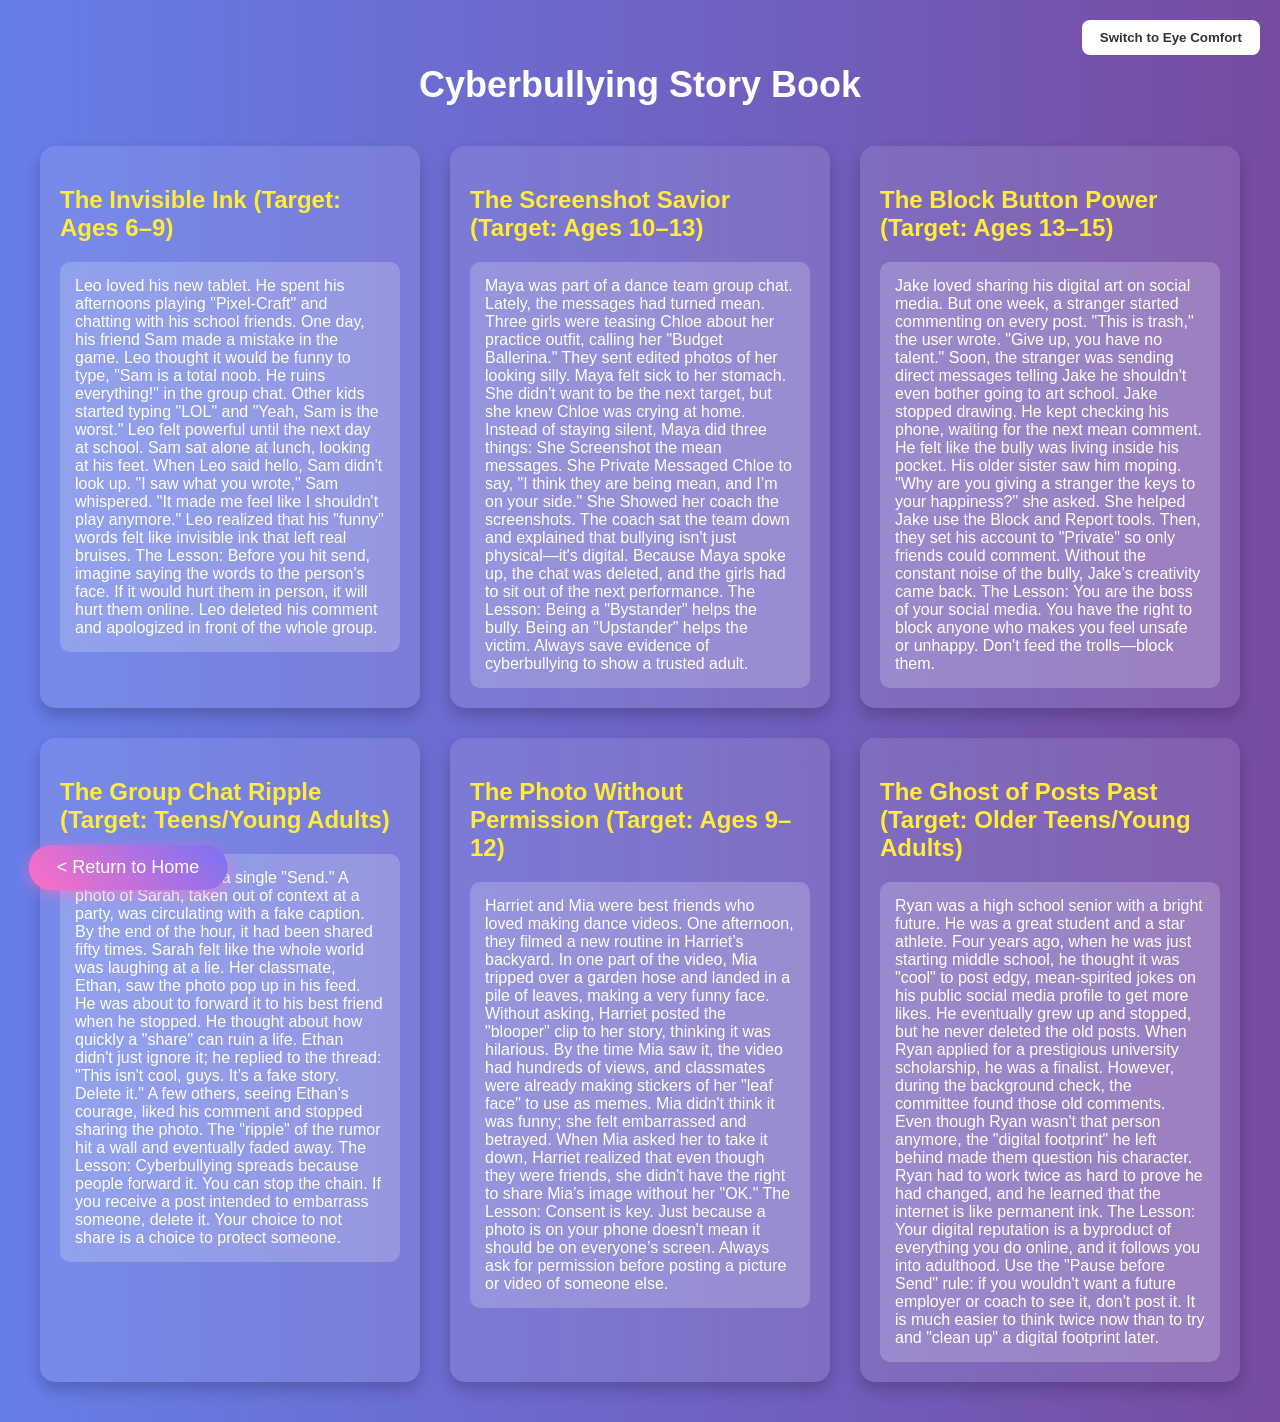
<file: Support Section.html>
<!DOCTYPE html>
<html lang="en">
<button onclick="toggleMode()" id="modeBtn">Switch to Eye Comfort</button>

<head>
  <meta charset="UTF-8">
  <title>Cyberbullying Awareness - Story Books</title>
  <style>
    #modeBtn {
  position: fixed;
  top: 20px;
  right: 20px;
  padding: 10px 18px;
  border: none;
  background-color: #fff;
  color: #333;
  font-weight: bold;
  border-radius: 8px;
  cursor: pointer;
  z-index: 999;
}

body.light-mode {
  background: linear-gradient(to right, #fceabb, #f8b500);
  color: #000;
}

body.light-mode .book {
  background-color: rgba(0, 0, 0, 0.1);
}

body.light-mode .story-box {
  background-color: rgba(0, 0, 0, 0.05);
  color: #000;
}

body.light-mode #modeBtn {
  background-color: #333;
  color: #fff;
}


  
  
    body {
      margin: 0;
      font-family: 'Segoe UI', sans-serif;
      background: linear-gradient(to right, #667eea, #764ba2);
      color: #fff;
      padding: 40px;
    }

    h1 {
      text-align: center;
      font-size: 36px;
      animation: fadeIn 2s ease-in-out;
    }

    .book-container {
      display: grid;
      grid-template-columns: repeat(auto-fit, minmax(280px, 1fr));
      gap: 30px;
      margin-top: 40px;
    }

    .book {
      background-color: rgba(255, 255, 255, 0.1);
      border-radius: 15px;
      padding: 20px;
      box-shadow: 0 8px 16px rgba(0,0,0,0.2);
      transition: transform 0.3s ease;
    }

    .book:hover {
      transform: scale(1.02);
    }

    .book h2 {
      font-size: 24px;
      color: #ffeb3b;
    }

    .story-box {
      margin-top: 15px;
      background-color: rgba(255, 255, 255, 0.2);
      padding: 15px;
	  border-radius: 10px;
      min-height: 100px;
      color: #fff;
      outline: none;
    }

    @keyframes fadeIn {
      from { opacity: 0; transform: translateY(-20px); }
      to { opacity: 1; transform: translateY(0); }
    }


  </style>
</head>
<body>
         <button onclick="window.location.href='index.html';" 
  style="
    position: fixed;
    bottom: 10px;  /* Change this value to move button up/down */
    left: 10%;
    transform: translateX(-50%);
    background: linear-gradient(45deg, #ff6ec4, #7873f5);
    color: white;
    border: none;
    padding: 12px 28px;
    border-radius: 30px;
    font-size: 18px;
    cursor: pointer;
    box-shadow: 0 4px 15px rgba(255,110,196,0.6);
    transition: background 0.3s ease;
  "
  onmouseover="this.style.background='linear-gradient(45deg, #7873f5, #ff6ec4)'"
  onmouseout="this.style.background='linear-gradient(45deg, #ff6ec4, #7873f5)'"
>
  &lt; Return to Home
</button>


  <h1>Cyberbullying Story Book</h1>

  <div class="book-container">
    <div class="book">
      <h2> The Invisible Ink (Target: Ages 6–9)</h2>
      <div class="story-box" contenteditable="true">Leo loved his new tablet. He spent his afternoons playing "Pixel-Craft" and chatting with his school friends. One day, his friend Sam made a mistake in the game. Leo thought it would be funny to type, "Sam is a total noob. He ruins everything!" in the group chat.
Other kids started typing "LOL" and "Yeah, Sam is the worst." Leo felt powerful until the next day at school. Sam sat alone at lunch, looking at his feet. When Leo said hello, Sam didn't look up. "I saw what you wrote," Sam whispered. "It made me feel like I shouldn't play anymore."
Leo realized that his "funny" words felt like invisible ink that left real bruises.
The Lesson: Before you hit send, imagine saying the words to the person's face. If it would hurt them in person, it will hurt them online. Leo deleted his comment and apologized in front of the whole group.</div>
    </div>

    <div class="book">
      <h2>The Screenshot Savior (Target: Ages 10–13)</h2>
      <div class="story-box" contenteditable="true">Maya was part of a dance team group chat. Lately, the messages had turned mean. Three girls were teasing Chloe about her practice outfit, calling her "Budget Ballerina." They sent edited photos of her looking silly.
Maya felt sick to her stomach. She didn't want to be the next target, but she knew Chloe was crying at home. Instead of staying silent, Maya did three things:

    She Screenshot the mean messages.
    She Private Messaged Chloe to say, "I think they are being mean, and I’m on your side."
    She Showed her coach the screenshots.

The coach sat the team down and explained that bullying isn't just physical—it's digital. Because Maya spoke up, the chat was deleted, and the girls had to sit out of the next performance.
The Lesson: Being a "Bystander" helps the bully. Being an "Upstander" helps the victim. Always save evidence of cyberbullying to show a trusted adult.
</div>
    </div>

    <div class="book">
      <h2>The Block Button Power (Target: Ages 13–15)</h2>
      <div class="story-box" contenteditable="true">Jake loved sharing his digital art on social media. But one week, a stranger started commenting on every post. "This is trash," the user wrote. "Give up, you have no talent." Soon, the stranger was sending direct messages telling Jake he shouldn't even bother going to art school.
Jake stopped drawing. He kept checking his phone, waiting for the next mean comment. He felt like the bully was living inside his pocket.
His older sister saw him moping. "Why are you giving a stranger the keys to your happiness?" she asked. She helped Jake use the Block and Report tools. Then, they set his account to "Private" so only friends could comment. Without the constant noise of the bully, Jake’s creativity came back.
The Lesson: You are the boss of your social media. You have the right to block anyone who makes you feel unsafe or unhappy. Don't feed the trolls—block them.
</div>
    </div>

    <div class="book">
      <h2>The Group Chat Ripple (Target: Teens/Young Adults)</h2>
      <div class="story-box" contenteditable="true">A rumor started with a single "Send." A photo of Sarah, taken out of context at a party, was circulating with a fake caption. By the end of the hour, it had been shared fifty times. Sarah felt like the whole world was laughing at a lie.
Her classmate, Ethan, saw the photo pop up in his feed. He was about to forward it to his best friend when he stopped. He thought about how quickly a "share" can ruin a life.
Ethan didn't just ignore it; he replied to the thread: "This isn't cool, guys. It’s a fake story. Delete it." A few others, seeing Ethan's courage, liked his comment and stopped sharing the photo. The "ripple" of the rumor hit a wall and eventually faded away.
The Lesson: Cyberbullying spreads because people forward it. You can stop the chain. If you receive a post intended to embarrass someone, delete it. Your choice to not share is a choice to protect someone.</div>
    </div>

    <div class="book">
      <h2>The Photo Without Permission (Target: Ages 9–12)</h2>
      <div class="story-box" contenteditable="true">Harriet and Mia were best friends who loved making dance videos. One afternoon, they filmed a new routine in Harriet’s backyard. In one part of the video, Mia tripped over a garden hose and landed in a pile of leaves, making a very funny face.
Without asking, Harriet posted the "blooper" clip to her story, thinking it was hilarious. By the time Mia saw it, the video had hundreds of views, and classmates were already making stickers of her "leaf face" to use as memes. Mia didn't think it was funny; she felt embarrassed and betrayed.
When Mia asked her to take it down, Harriet realized that even though they were friends, she didn't have the right to share Mia’s image without her "OK."
The Lesson: Consent is key. Just because a photo is on your phone doesn't mean it should be on everyone’s screen. Always ask for permission before posting a picture or video of someone else.</div>
    </div>

    <div class="book">
      <h2> The Ghost of Posts Past (Target: Older Teens/Young Adults)</h2>
      <div class="story-box" contenteditable="true">Ryan was a high school senior with a bright future. He was a great student and a star athlete. Four years ago, when he was just starting middle school, he thought it was "cool" to post edgy, mean-spirited jokes on his public social media profile to get more likes. He eventually grew up and stopped, but he never deleted the old posts.
When Ryan applied for a prestigious university scholarship, he was a finalist. However, during the background check, the committee found those old comments. Even though Ryan wasn't that person anymore, the "digital footprint" he left behind made them question his character.
Ryan had to work twice as hard to prove he had changed, and he learned that the internet is like permanent ink.
The Lesson: Your digital reputation is a byproduct of everything you do online, and it follows you into adulthood. Use the "Pause before Send" rule: if you wouldn't want a future employer or coach to see it, don't post it. It is much easier to think twice now than to try and "clean up" a digital footprint later.</div>
    </div>
  </div>
    <script>
  function toggleMode() {
    document.body.classList.toggle("light-mode");
    const btn = document.getElementById("modeBtn");
    if (document.body.classList.contains("light-mode")) {
      btn.textContent = "Switch to System Mode";
    } else {
      btn.textContent = "Switch to eye Comfort";
    }
  }
  </script>
</body>
</html>
</file>
<file: style.css>
/* Basic Reset */

  css
.dark-mode {
  background-color: #121212;
  color: #ffffff;
}

* {
  margin: 0;
  padding: 0;
  box-sizing: border-box;
}

body {
  font-family: 'Segoe UI', Tahoma, Geneva, Verdana, sans-serif;
  background: linear-gradient(120deg, #89f7fe 0%, #66a6ff 100%);
  color: #222;
  min-height: 100vh;
  display: flex;
  flex-direction: column;
}

header {
  background-color: #004aad;
  color: white;
  padding: 20px;
  text-align: center;
  box-shadow: 0 4px 6px rgba(0,0,0,0.2);
}

nav a {
  color: Green;
  text-decoration: none;
  margin: 0 15px;
  font-weight: bold;
  transition: color 0.3s ease;
}

nav a:hover,
nav a.active {
  color: #ffd700;
}

main {
  flex-grow: 1;
  padding: 20px;
  max-width: 1100px;
  margin: 0 auto;
  animation: fadeIn 1s ease forwards;
}

footer {
  background-color: #004aad;
  color: white;
  text-align: center;
  padding: 15px;
  font-size: 0.9rem;
  box-shadow: 0 -4px 6px rgba(0,0,0,0.2);
}

/* Animations */           
@keyframes fadeIn {
  from {opacity: 0; transform: translateY(20px);}
  to {opacity: 1; transform: translateY(0);}
}

/* Buttons */              
button {
  background-color: #007bff;
  color: white;
  padding: 12px 25px;
  border: none;
  "Clicking unknown links"
    ],
    answer: 1
  },
  {
    question: "Who can help if you are a victim of cyberbullying?",
    options: [
      "Teachers",
      "Friends and Family",
      "Authorities",
      "All of the above"
    ],
    answer: 3
  }
];               

const questionEl = document.getElementById('question');
const optionsEl = document.getElementById('options');
const nextBtn = document.getElementById('next-btn');
const scoreEl = document.getElementById('score');

let currentQuestion = 0;
let score = 0;

function loadQuestion() {
  clearOptions();
  const current = quizData[currentQuestion];
  questionEl.textContent = current.question;
  current.options.forEach((option, index) => {
    const btn = document.createElement('button');
    btn.textContent = option;
    btn.addEventListener('click', () => selectOption(index));
    optionsEl.appendChild(btn);
  });
  scoreEl.textContent = '';
  nextBtn.style.display = 'none';
}

function clearOptions() {
  optionsEl.innerHTML = '';
}

function selectOption(selectedIndex) {
  const current = quizData[currentQuestion];
  const buttons = optionsEl.querySelectorAll('button');
  buttons.forEach((btn, idx) => {
    btn.disabled = true;
    if(idx === current.answer) {
      btn.style.backgroundColor = '#28a745'; // green correct
	  btn.style.color = 'white';
    }
    if(idx === selectedIndex && idx !== current.answer) {
      btn.style.backgroundColor = '#dc3545'; // red wrong
      btn.style.color = 'white';
    }
  });
  if(selectedIndex === current.answer) {
    score++;
  }
  nextBtn.style.display = 'inline-block';
}

nextBtn.addEventListener('click', () => {
  currentQuestion++;
  if(currentQuestion < quizData.length) {
    loadQuestion();
  } else {
    showScore();
  }
});

function showScore() {
  questionEl.textContent = 'Quiz Completed!';
  clearOptions();
  scoreEl.textContent = Your score: score out of{quizData.length};
  nextBtn.style.display = 'none';
}

// Load the first question on page load
if(questionEl && optionsEl && nextBtn) {
  loadQuestion();
}
</file>
<file: G2style.css>
* {
  margin: 0;
  padding: 0;
  box-sizing: border-box;
  font-family: "Segoe UI", sans-serif;
}

body {
  height: 100vh;
  background: radial-gradient(circle, #020617, #000);
  display: flex;
  justify-content: center;
  align-items: center;
  color: white;
}

.game {
  width: 500px;
  height: 620px;
  background: #020617;
  border-radius: 20px;
  padding: 15px;
  box-shadow: 0 0 40px rgba(0,0,0,0.8);
  position: relative;
}

.header {
  text-align: center;
  margin-bottom: 10px;
}

.mind-area {
  position: relative;
  width: 100%;
  height: 420px;
  display: flex;
  justify-content: center;
  align-items: center;
}

.mind {
  width: 120px;
  height: 120px;
  background: radial-gradient(circle, #38bdf8, #0284c7);
  border-radius: 50%;
  box-shadow: 0 0 30px #38bdf8;
  transition: transform 0.5s, box-shadow 0.5s;
}

.mind.damaged {
  background: radial-gradient(circle, #ef4444, #7f1d1d);
  box-shadow: 0 0 30px #ef4444;
  transform: scale(0.9);
}

.word {
  position: absolute;
  padding: 8px 12px;
  border-radius: 15px;
  font-size: 14px;
  cursor: pointer;
  animation: fadeIn 1s ease;
}

.bad {
  background: #991b1b;
}

.good {
  background: #15803d;
}

.controls {
  display: flex;
  justify-content: space-around;
  margin-top: 10px;
}

.controls button {
  padding: 10px 18px;
  border-radius: 20px;
  border: none;
  cursor: pointer;
  font-size: 15px;
  color: white;
}

.remove {
  background: #dc2626;
}

.heal {
  background: #16a34a;
}

.gameover {
  position: absolute;
  inset: 0;
  background: rgba(0,0,0,0.9);
  display: none;
  flex-direction: column;
  justify-content: center;
  align-items: center;
  text-align: center;
}

.gameover h1 {
  color: #f87171;
}

@keyframes fadeIn {
  from {
    opacity: 0;
    transform: scale(0.8);
  }
  to {
    opacity: 1;
    transform: scale(1);
  }
}
</file>
<file: Gstyle.css>
* {
  margin: 0;
  padding: 0;
  box-sizing: border-box;
  font-family: Arial, sans-serif;
}

body {
  height: 100vh;
  background: linear-gradient(135deg, #141e30, #243b55);
  display: flex;
  justify-content: center;
  align-items: center;
  color: #fff;
}

.game {
  width: 420px;
  height: 620px;
  background: linear-gradient(to bottom, #0f2027, #203a43);
  border-radius: 20px;
  overflow: hidden;
  position: relative;
  box-shadow: 0 0 30px rgba(0,0,0,0.7);
}

.header {
  padding: 12px;
  text-align: center;
  background: rgba(0,0,0,0.4);
  font-size: 18px;
}

.player {
  width: 90px;
  height: 20px;
  background: linear-gradient(45deg, #00c6ff, #0072ff);
  border-radius: 12px;
  position: absolute;
  bottom: 20px;
  left: 165px;
}

.item {
  position: absolute;
  top: -40px;
  padding: 8px 12px;
  border-radius: 15px;
  font-size: 14px;
  white-space: nowrap;
}

.good {
  background: #2ecc71;
  box-shadow: 0 0 10px #2ecc71;
}

.bad {
  background: #e74c3c;
  box-shadow: 0 0 10px #e74c3c;
}

.gameover {
  position: absolute;
  inset: 0;
  background: rgba(0,0,0,0.85);
  display: none;
  flex-direction: column;
  justify-content: center;
  align-items: center;
  text-align: center;
}

.gameover h1 {
  color: #ff7675;
}

.gameover button {
  padding: 10px 20px;
  border: none;
  border-radius: 20px;
  background: linear-gradient(to right, #00c6ff, #0072ff);
  color: #fff;
  cursor: pointer;
}
</file>
